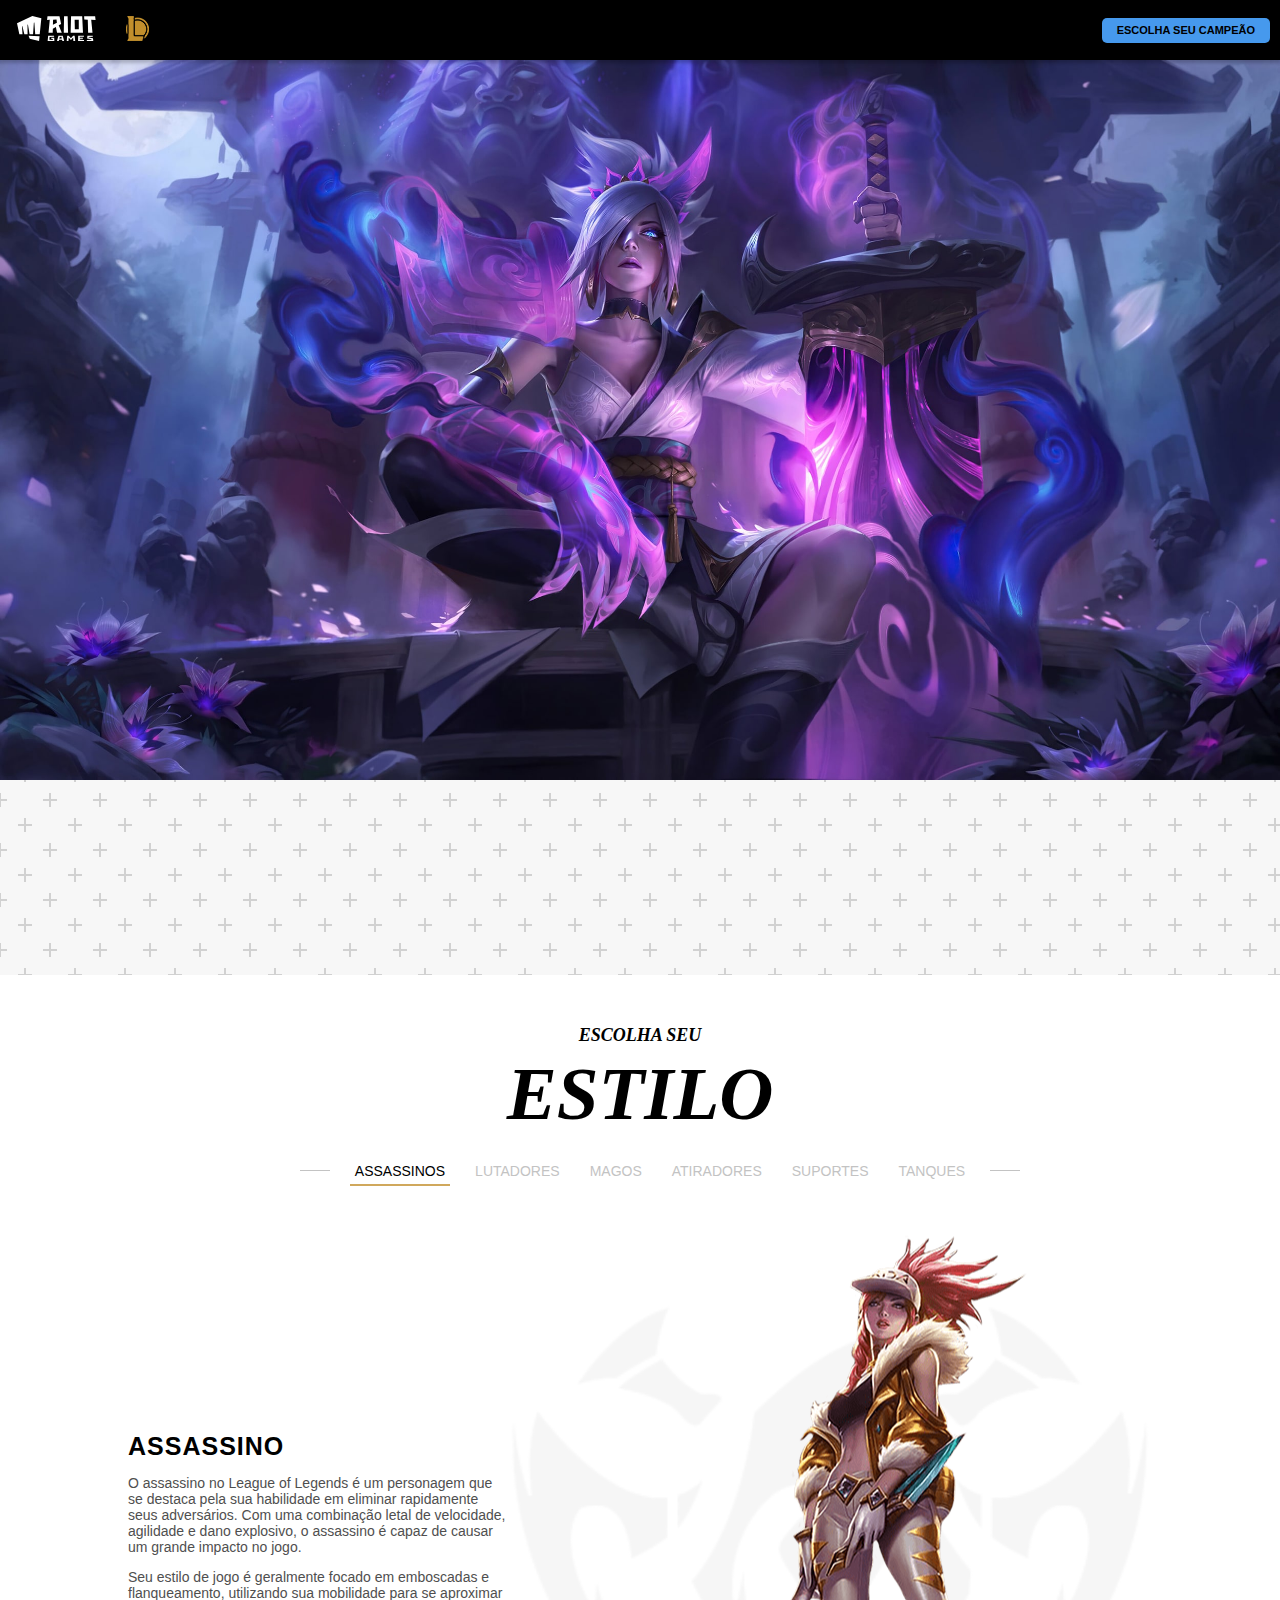
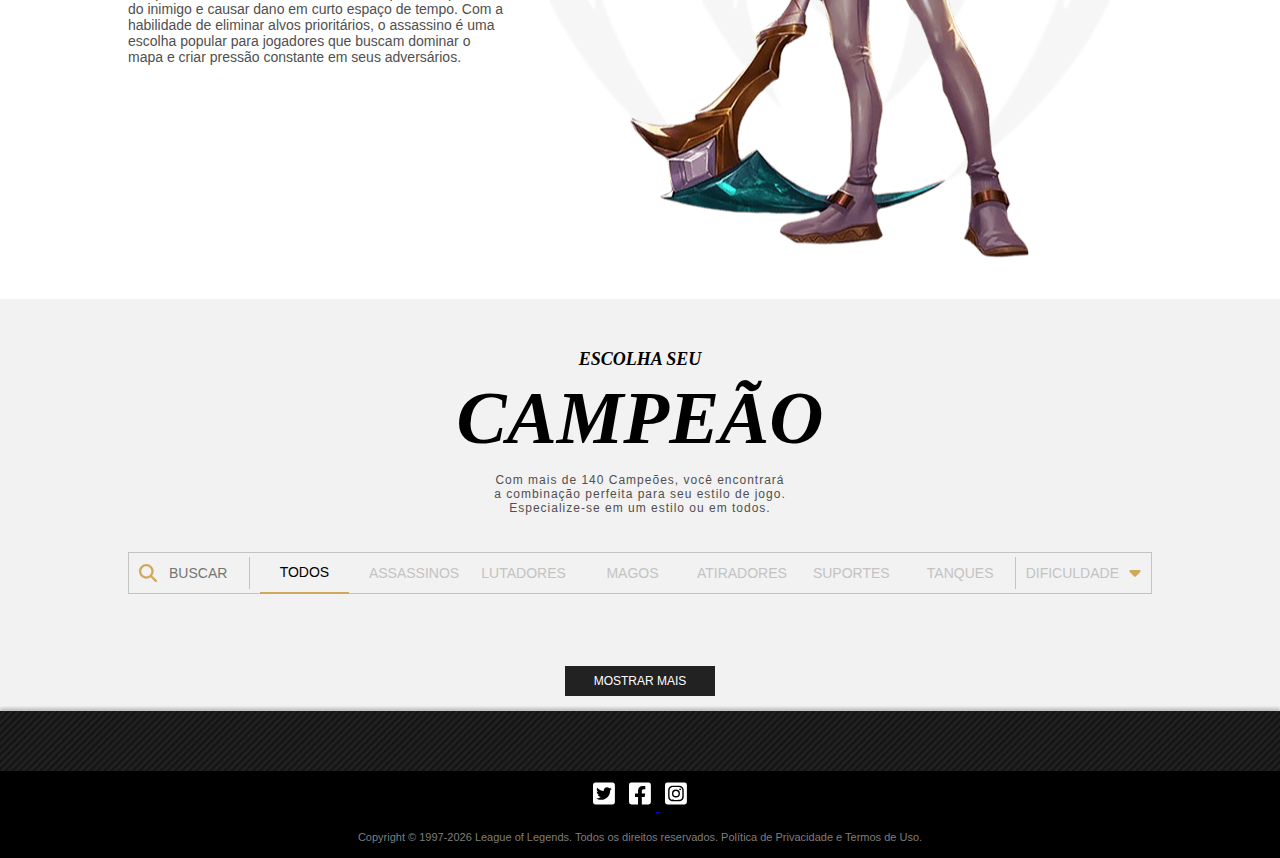
<file: index.html>
<!DOCTYPE html>
<html lang="pt-br">

<head>
    <meta charset="UTF-8">
    <meta http-equiv="X-UA-Compatible" content="IE=edge">
    <meta name="viewport" content="width=device-width, initial-scale=1.0">
    <meta name="description" content="Este site lista campeões e classes do jogo League of Legends.">
    <link rel="icon" href="./assets/img/logos/lol-icon.ico">
    <link href="./css/style.css" rel="stylesheet">
    <title>League of Legends - Campeões</title>
</head>

<body>
    <nav class="navbar">
        <div class="container-logo">
            <a href="https://www.riotgames.com/pt-br" target="_blank"><svg class="container-logo__riot-logo"
                    alt="logo-riot" viewBox="0 0 110 35">
                    <path
                        d="M17.8 31.7l-1.6-4.1 15.4.8-.7 6.6zM21.5 0L0 10.2l3.3 15.3h4.4l-.7-11 .6-.2 2.7 11.2h4.5l-.1-13.4.6-.2 2.3 13.6h4.9l1.1-16.1.7-.3 1.2 16.4h6.3l2.3-22.4zm84.9 31.2l-6.1-1v-.8l5.9-.2-.1-1.5h-7.5l-.4 3.8 6.2 1.1v.7l-6.5.3-.2 1.4h9.1l-.4-3.8zM48 30.6l-.1 1.4 2.2.1v1.4l-4.7-.1.2-4.1 6.4-.1-.1-1.5h-8.3l-.7 7.3h9.4l-.2-4.5-4.1.1zm39.9 2.7V32l4.4-.1v-1.4l-4.5-.1v-1.3l5.9-.1v-1.5h-8l-.2 7.5h8.4l-.1-1.5-5.9-.2zM81.5 35l-.8-7.4h-2.1l-3.1 3.5-3.1-3.5h-2.1l-.7 7.4h2.5l.2-4.8 3.2 3.3 3.2-3.3.2 4.8zM70.9.5h-5l-.4 22.9h6zm20.4 0H75.7l-.6 22.9h17.3L91.3.5zm-4.8 17.9l-5.5.2-.3-13.5 5.8.2v13.1zM110 5.5l-.6-5H94l.2 4.4 4.9.2.5 18.3h6.1l-1.8-18.1zM56.1 23.4h6.6l-4.3-10.3 3.4-1.9L59.5.5H42.7l-.6 5 3.8-.1-1.8 18.1H50l.2-5.8 4.2-2.3 1.7 8zM50.5 5.1l4.8-.1.6 4.6-5.6 2.6.2-7.1zm13 29.9H66l-2-7.4h-6L56 35h2.5l.4-1.9 4.1.1.5 1.8zm-4.2-3.3l.5-2.4 2.4-.1.5 2.4-3.4.1z">
                    </path>
                </svg></a>
            <a href="https://www.leagueoflegends.com/pt-br/" target="_blank"><img class="container-logo__lol-logo"
                    src="./assets/img/logos/lol-logo.png" alt="logo-lol"></img></a>
        </div>

        <ul class="menu">
            <li class="menu__button web"><a class="menu__button__text" href="#campeoes">ESCOLHA SEU CAMPEÃO</a></li>
        </ul>
    </nav>
    <main>
        <div class="container-body">
            <div class="container-banner">
                <img class="container-banner__banner" src="./assets/img/banner.jpg" alt="banner" draggable="false">
            </div>
            <div class="espaco-branco"></div>

            <div class="container-roles">
                <section class="container-title">
                    <h1 class="container-title__title-p1">ESCOLHA SEU</h1>
                    <h1 class="container-title__title-p2">ESTILO</h1>
                </section>

                <div class="container-menu-roles">
                    <ol class="menu-roles">
                        <li class="role-line"></li>
                        <li class="menu-roles__item__selected">
                            <span>ASSASSINOS</span>
                        </li>
                        <li class="menu-roles__item">
                            <span>LUTADORES</span>
                        </li>
                        <li class="menu-roles__item">
                            <span>MAGOS</span>
                        </li>
                        <li class="menu-roles__item"><span>ATIRADORES</span>
                        </li>
                        <li class="menu-roles__item"><span>SUPORTES</span>
                        </li>
                        <li class="menu-roles__item">
                            <span>TANQUES</span>
                        </li>
                        <li class="role-line"></li>
                    </ol>
                    <div class="role-detalhes-container">
                        <section class="role-texto-container">
                            <h1 class="role-titulo">SUPORTE</h1>
                            <section class="role-descricao-container">
                            </section>
                        </section>
                        <div class=" role-images-container">
                            <img class="role-image" src="./assets/img/role-icons/support-silver.png" alt="roleicone"
                                draggable="false"></img>
                            <img class="personagem-role-image" src="./assets/img/renders/lulu-render.png"
                                alt="personagemrender" draggable="false"></img>
                        </div>
                    </div>
                </div>
            </div>

            <div id="campeoes" class="campeoes-container">
                <section class="container-title">
                    <h1 class="container-title__title-p1">ESCOLHA SEU</h1>
                    <h1 class="container-title__title-p2">CAMPEÃO</h1>
                    <p class="container_title__subtitle">Com mais de 140 Campeões, você encontrará a combinação perfeita
                        para seu estilo de jogo.
                        Especialize-se em um estilo ou em todos.</p>
                </section>

                <div class="menu-filtro-container">
                    <div class="menu-filtro">
                        <div class="menu-filtro__buscar">
                            <svg viewBox="0 0 512 512">
                                <path
                                    d="M416 208c0 45.9-14.9 88.3-40 122.7L502.6 457.4c12.5 12.5 12.5 32.8 0 45.3s-32.8 12.5-45.3 0L330.7 376c-34.4 25.2-76.8 40-122.7 40C93.1 416 0 322.9 0 208S93.1 0 208 0S416 93.1 416 208zM208 352a144 144 0 1 0 0-288 144 144 0 1 0 0 288z" />
                            </svg>
                            <input type="text" class="buscar-input" placeholder="BUSCAR">
                        </div>
                        <ul class="menu-filtro__roles">
                            <li class="menu-filtro__roles__item__selected">TODOS</li>
                            <li class="menu-filtro__roles__item" id="Assassin">ASSASSINOS</li>
                            <li class="menu-filtro__roles__item" id="Fighter">LUTADORES</li>
                            <li class="menu-filtro__roles__item" id="Mage">MAGOS</li>
                            <li class="menu-filtro__roles__item" id="Marksman">ATIRADORES</li>
                            <li class="menu-filtro__roles__item" id="Support">SUPORTES</li>
                            <li class="menu-filtro__roles__item" id="Tank">TANQUES</li>
                        </ul>
                        <div class="menu-filtro__dificuldade">
                            <p>DIFICULDADE</p>
                            <svg viewBox="0 0 320 512">
                                <path
                                    d="M182.6 470.6c-12.5 12.5-32.8 12.5-45.3 0l-128-128c-9.2-9.2-11.9-22.9-6.9-34.9s16.6-19.8 29.6-19.8H288c12.9 0 24.6 7.8 29.6 19.8s2.2 25.7-6.9 34.9l-128 128z" />
                            </svg>
                            <div class="menu-filtro__dificuldade__dropdown"></div>
                        </div>
                    </div>
                </div>
            </div>

            <div class="cards-container">
                <ul class="cards-list">
                </ul>

                <div>
                    <p class="aviso-campeao display-none">Nenhum campeão foi encontrado!</p>
                </div>
                <div class="botao-mostrar-mais-container">
                    <spam class="botao-mostrar-mais-borda">
                        <button class="botao-mostrar-mais" onclick="NextPage()">MOSTRAR MAIS</button>
                    </spam>
                </div>
            </div>
        </div>
    </main>
    <footer>
        <div class="footer-navegacao">
        </div>
        <div class="footer-redes-sociais">
            <div class="footer-redes-sociais__logo-icons-container">
                <a href="https://twitter.com/LoLegendsBR?ref_src=twsrc%5Egoogle%7Ctwcamp%5Eserp%7Ctwgr%5Eauthor"><svg
                        class="redes-icon" alt="twitter-logo" viewBox="0 0 448 512">
                        <path
                            d="M400 32H48C21.5 32 0 53.5 0 80v352c0 26.5 21.5 48 48 48h352c26.5 0 48-21.5 48-48V80c0-26.5-21.5-48-48-48zm-48.9 158.8c.2 2.8.2 5.7.2 8.5 0 86.7-66 186.6-186.6 186.6-37.2 0-71.7-10.8-100.7-29.4 5.3.6 10.4.8 15.8.8 30.7 0 58.9-10.4 81.4-28-28.8-.6-53-19.5-61.3-45.5 10.1 1.5 19.2 1.5 29.6-1.2-30-6.1-52.5-32.5-52.5-64.4v-.8c8.7 4.9 18.9 7.9 29.6 8.3a65.447 65.447 0 0 1-29.2-54.6c0-12.2 3.2-23.4 8.9-33.1 32.3 39.8 80.8 65.8 135.2 68.6-9.3-44.5 24-80.6 64-80.6 18.9 0 35.9 7.9 47.9 20.7 14.8-2.8 29-8.3 41.6-15.8-4.9 15.2-15.2 28-28.8 36.1 13.2-1.4 26-5.1 37.8-10.2-8.9 13.1-20.1 24.7-32.9 34z" />
                    </svg></a>
                <a href="https://www.facebook.com/LeagueofLegendsBrasil/?locale=pt_BR">
                    <svg class="redes-icon" alt="facebook-logo" viewBox="0 0 448 512">
                        <path
                            d="M400 32H48A48 48 0 0 0 0 80v352a48 48 0 0 0 48 48h137.25V327.69h-63V256h63v-54.64c0-62.15 37-96.48 93.67-96.48 27.14 0 55.52 4.84 55.52 4.84v61h-31.27c-30.81 0-40.42 19.12-40.42 38.73V256h68.78l-11 71.69h-57.78V480H400a48 48 0 0 0 48-48V80a48 48 0 0 0-48-48z" />
                    </svg>
                </a>
                <a href="https://www.instagram.com/leagueoflegendsbrasil/?hl=pt-br">
                    <svg class="redes-icon" alt="instagram-logo" viewBox="0 0 448 512">
                        <path
                            d="M224,202.66A53.34,53.34,0,1,0,277.36,256,53.38,53.38,0,0,0,224,202.66Zm124.71-41a54,54,0,0,0-30.41-30.41c-21-8.29-71-6.43-94.3-6.43s-73.25-1.93-94.31,6.43a54,54,0,0,0-30.41,30.41c-8.28,21-6.43,71.05-6.43,94.33S91,329.26,99.32,350.33a54,54,0,0,0,30.41,30.41c21,8.29,71,6.43,94.31,6.43s73.24,1.93,94.3-6.43a54,54,0,0,0,30.41-30.41c8.35-21,6.43-71.05,6.43-94.33S357.1,182.74,348.75,161.67ZM224,338a82,82,0,1,1,82-82A81.9,81.9,0,0,1,224,338Zm85.38-148.3a19.14,19.14,0,1,1,19.13-19.14A19.1,19.1,0,0,1,309.42,189.74ZM400,32H48A48,48,0,0,0,0,80V432a48,48,0,0,0,48,48H400a48,48,0,0,0,48-48V80A48,48,0,0,0,400,32ZM382.88,322c-1.29,25.63-7.14,48.34-25.85,67s-41.4,24.63-67,25.85c-26.41,1.49-105.59,1.49-132,0-25.63-1.29-48.26-7.15-67-25.85s-24.63-41.42-25.85-67c-1.49-26.42-1.49-105.61,0-132,1.29-25.63,7.07-48.34,25.85-67s41.47-24.56,67-25.78c26.41-1.49,105.59-1.49,132,0,25.63,1.29,48.33,7.15,67,25.85s24.63,41.42,25.85,67.05C384.37,216.44,384.37,295.56,382.88,322Z" />
                    </svg>
                </a>
            </div>
            <p class="footer-redes-sociais__text">Copyright © 1997-2023 League of Legends. Todos os direitos reservados.
                Política
                de
                Privacidade
                e
                Termos de Uso.</p>
        </div>
    </footer>
</body>

<script src="./js/urls.js"></script>
<script src="./js/services.js"></script>
<script src="./js/home.js"></script>

</html>
</file>
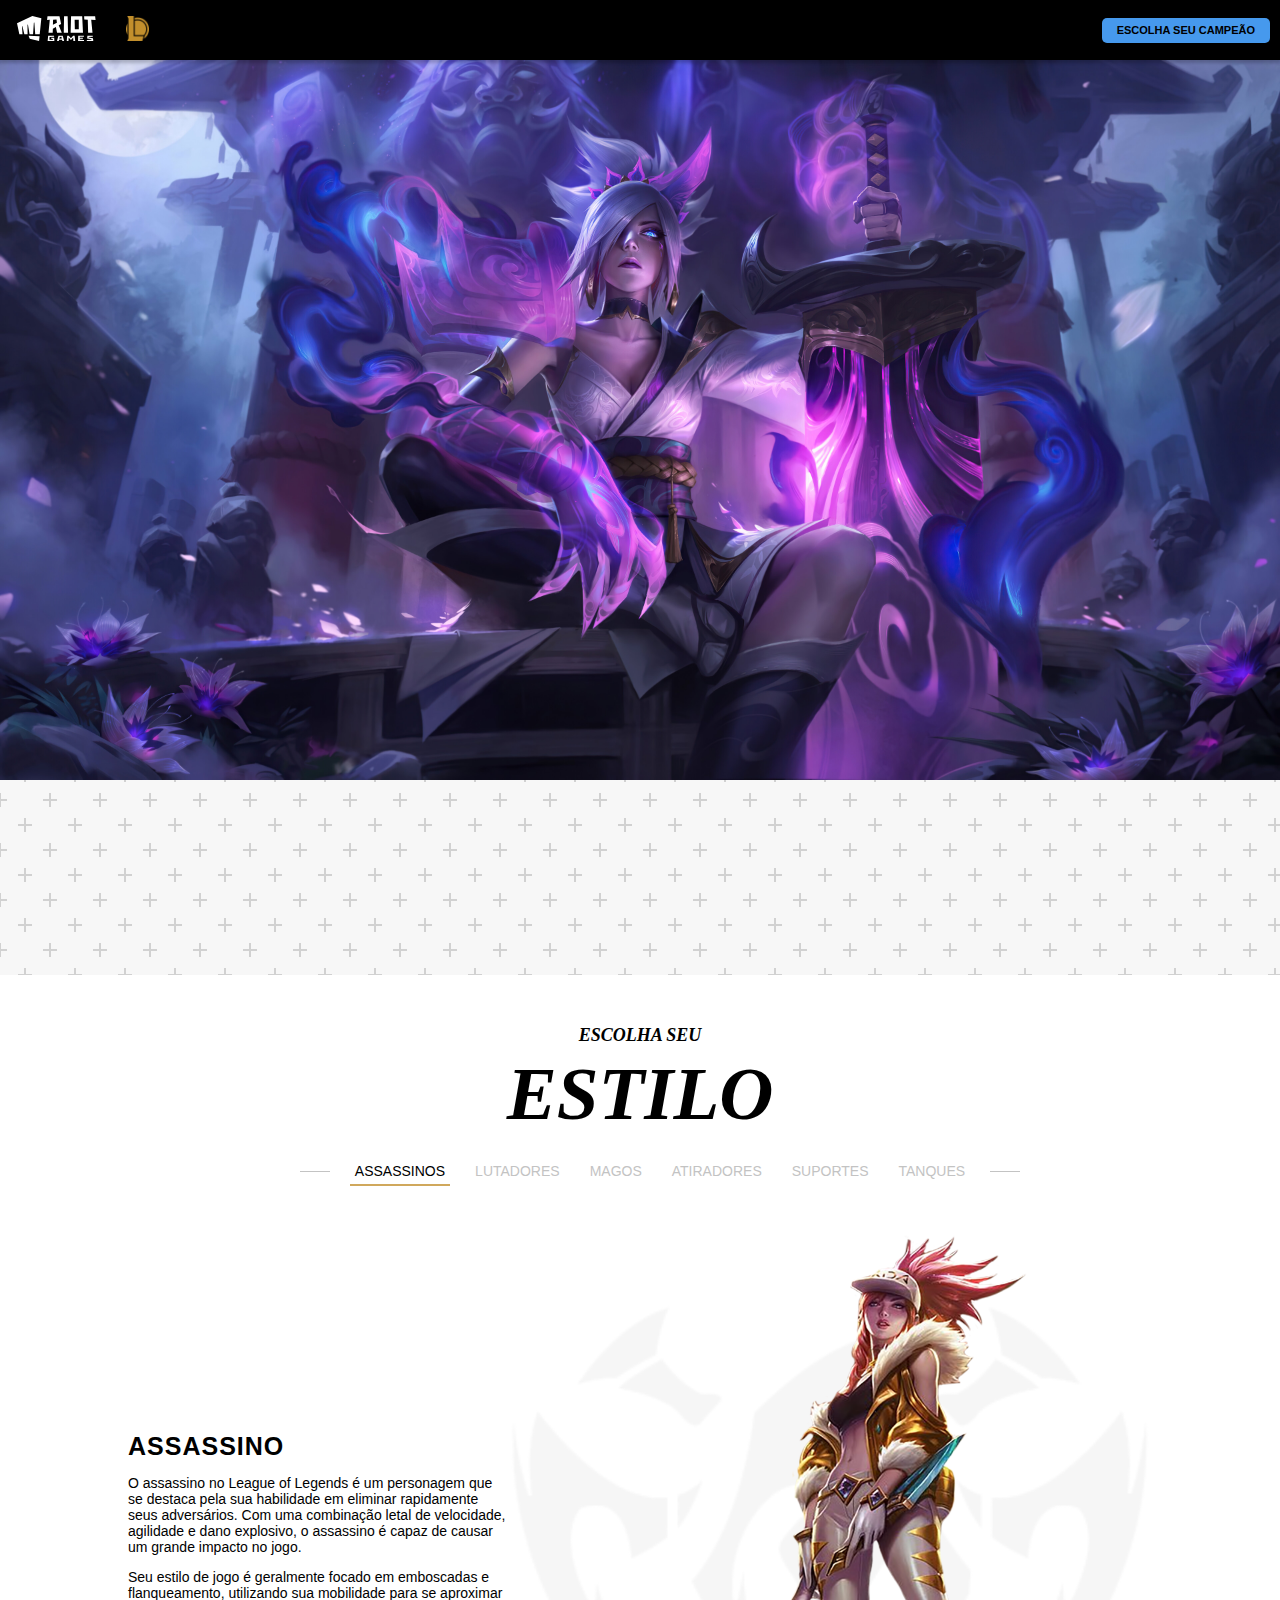
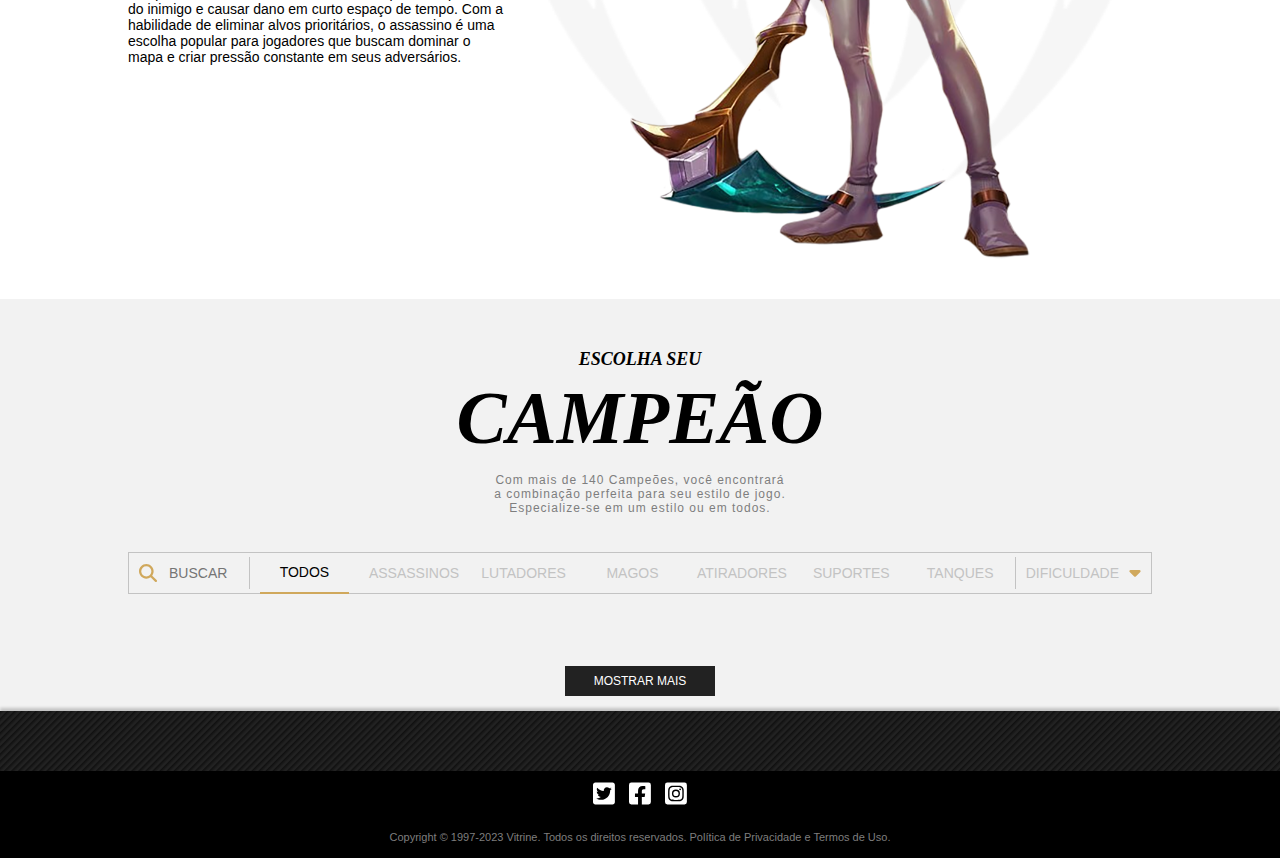
<file: LeagueOfLegends/index.html>
<!DOCTYPE html>
<html lang="pt-br">

<head>
    <meta charset="UTF-8">
    <meta http-equiv="X-UA-Compatible" content="IE=edge">
    <meta name="viewport" content="width=device-width, initial-scale=1.0">
    <link rel="icon" href="./assets/img/logos/lol-icon.ico">
    <link href="./css/style.css" rel="stylesheet">
    <title>League of Legends - Campeões</title>
</head>

<body>
    <nav class="navbar">
        <div class="container-logo">
            <a href="https://www.riotgames.com/pt-br" target="_blank"><svg class="container-logo__riot-logo"
                    viewBox="0 0 110 35">
                    <path
                        d="M17.8 31.7l-1.6-4.1 15.4.8-.7 6.6zM21.5 0L0 10.2l3.3 15.3h4.4l-.7-11 .6-.2 2.7 11.2h4.5l-.1-13.4.6-.2 2.3 13.6h4.9l1.1-16.1.7-.3 1.2 16.4h6.3l2.3-22.4zm84.9 31.2l-6.1-1v-.8l5.9-.2-.1-1.5h-7.5l-.4 3.8 6.2 1.1v.7l-6.5.3-.2 1.4h9.1l-.4-3.8zM48 30.6l-.1 1.4 2.2.1v1.4l-4.7-.1.2-4.1 6.4-.1-.1-1.5h-8.3l-.7 7.3h9.4l-.2-4.5-4.1.1zm39.9 2.7V32l4.4-.1v-1.4l-4.5-.1v-1.3l5.9-.1v-1.5h-8l-.2 7.5h8.4l-.1-1.5-5.9-.2zM81.5 35l-.8-7.4h-2.1l-3.1 3.5-3.1-3.5h-2.1l-.7 7.4h2.5l.2-4.8 3.2 3.3 3.2-3.3.2 4.8zM70.9.5h-5l-.4 22.9h6zm20.4 0H75.7l-.6 22.9h17.3L91.3.5zm-4.8 17.9l-5.5.2-.3-13.5 5.8.2v13.1zM110 5.5l-.6-5H94l.2 4.4 4.9.2.5 18.3h6.1l-1.8-18.1zM56.1 23.4h6.6l-4.3-10.3 3.4-1.9L59.5.5H42.7l-.6 5 3.8-.1-1.8 18.1H50l.2-5.8 4.2-2.3 1.7 8zM50.5 5.1l4.8-.1.6 4.6-5.6 2.6.2-7.1zm13 29.9H66l-2-7.4h-6L56 35h2.5l.4-1.9 4.1.1.5 1.8zm-4.2-3.3l.5-2.4 2.4-.1.5 2.4-3.4.1z">
                    </path>
                </svg></a>
            <a href="https://www.leagueoflegends.com/pt-br/" target="_blank"><img class="container-logo__lol-logo"
                    src="./assets/img/logos/lol-logo.png" alt="logolol"></img></a>
        </div>

        <ul class="menu">
            <li class="menu__button web"><a class="menu__button__text" href="#campeoes">ESCOLHA SEU CAMPEÃO</a></li>
        </ul>
    </nav>
    <main>
        <div class="container-body">
            <div class="container-banner">
                <img class="container-banner__banner" src="./assets/img/banner.jpg" alt="banner" draggable="false">
            </div>
            <div class="espaco-branco"></div>

            <div class="container-roles">
                <section class="container-title">
                    <h1 class="container-title__title-p1">ESCOLHA SEU</h1>
                    <h1 class="container-title__title-p2">ESTILO</h1>
                </section>

                <div class="container-menu-roles">
                    <ol class="menu-roles">
                        <li class="role-line"></li>
                        <li class="menu-roles__item__selected"><a>ASSASSINOS</a></li>
                        <li class="menu-roles__item"><a>LUTADORES</a></li>
                        <li class="menu-roles__item"><a>MAGOS</a></li>
                        <li class="menu-roles__item"><a>ATIRADORES</a></li>
                        <li class="menu-roles__item"><a>SUPORTES</a></li>
                        <li class="menu-roles__item"><a>TANQUES</a></li>
                        <li class="role-line"></li>
                    </ol>
                    <div class="role-detalhes-container">
                        <section class="role-texto-container">
                            <h1 class="role-titulo">SUPORTE</h1>
                            <section class="role-descricao-container">
                            </section>
                        </section>
                        <div class=" role-images-container">
                            <img class="role-image" src="./assets/img/role-icons/support-silver.png" alt="roleicone"
                                draggable="false"></img>
                            <img class="personagem-role-image" src="./assets/img/renders/lulu-render.png"
                                alt="personagemrender" draggable="false"></img>
                        </div>
                    </div>
                </div>
            </div>

            <div id="campeoes" class="campeoes-container">
                <section class="container-title">
                    <h1 class="container-title__title-p1">ESCOLHA SEU</h1>
                    <h1 class="container-title__title-p2">CAMPEÃO</h1>
                    <p class="container_title__subtitle">Com mais de 140 Campeões, você encontrará a combinação perfeita
                        para seu estilo de jogo.
                        Especialize-se em um estilo ou em todos.</p>
                </section>

                <div class="menu-filtro-container">
                    <div class="menu-filtro">
                        <div class="menu-filtro__buscar">
                            <svg viewBox="0 0 512 512">
                                <path
                                    d="M416 208c0 45.9-14.9 88.3-40 122.7L502.6 457.4c12.5 12.5 12.5 32.8 0 45.3s-32.8 12.5-45.3 0L330.7 376c-34.4 25.2-76.8 40-122.7 40C93.1 416 0 322.9 0 208S93.1 0 208 0S416 93.1 416 208zM208 352a144 144 0 1 0 0-288 144 144 0 1 0 0 288z" />
                            </svg>
                            <input type="text" class="buscar-input" placeholder="BUSCAR">
                        </div>
                        <ul class="menu-filtro__roles">
                            <li class="menu-filtro__roles__item__selected">TODOS</li>
                            <li class="menu-filtro__roles__item" id="Assassin">ASSASSINOS</li>
                            <li class="menu-filtro__roles__item" id="Fighter">LUTADORES</li>
                            <li class="menu-filtro__roles__item" id="Mage">MAGOS</li>
                            <li class="menu-filtro__roles__item" id="Marksman">ATIRADORES</li>
                            <li class="menu-filtro__roles__item" id="Support">SUPORTES</li>
                            <li class="menu-filtro__roles__item" id="Tank">TANQUES</li>
                        </ul>
                        <div class="menu-filtro__dificuldade">
                            <p>DIFICULDADE</p>
                            <svg viewBox="0 0 320 512">
                                <path
                                    d="M182.6 470.6c-12.5 12.5-32.8 12.5-45.3 0l-128-128c-9.2-9.2-11.9-22.9-6.9-34.9s16.6-19.8 29.6-19.8H288c12.9 0 24.6 7.8 29.6 19.8s2.2 25.7-6.9 34.9l-128 128z" />
                            </svg>
                            <div class="menu-filtro__dificuldade__dropdown"></div>
                        </div>
                    </div>
                </div>
            </div>

            <div class="cards-container">
                <ul class="cards-list">
                </ul>

                <div>
                    <p class="aviso-campeao display-none">Nenhum campeão foi encontrado!</p>
                </div>
                <div class="botao-mostrar-mais-container">
                    <spam class="botao-mostrar-mais-borda">
                        <button class="botao-mostrar-mais" onclick="NextPage()">MOSTRAR MAIS</button>
                    </spam>
                </div>
            </div>
        </div>
    </main>
    <footer>
        <div class="footer-navegacao">
        </div>
        <div class="footer-redes-sociais">
            <div class="footer-redes-sociais__logo-icons-container">
                <a><svg class="redes-icon" viewBox="0 0 448 512">
                        <path
                            d="M400 32H48C21.5 32 0 53.5 0 80v352c0 26.5 21.5 48 48 48h352c26.5 0 48-21.5 48-48V80c0-26.5-21.5-48-48-48zm-48.9 158.8c.2 2.8.2 5.7.2 8.5 0 86.7-66 186.6-186.6 186.6-37.2 0-71.7-10.8-100.7-29.4 5.3.6 10.4.8 15.8.8 30.7 0 58.9-10.4 81.4-28-28.8-.6-53-19.5-61.3-45.5 10.1 1.5 19.2 1.5 29.6-1.2-30-6.1-52.5-32.5-52.5-64.4v-.8c8.7 4.9 18.9 7.9 29.6 8.3a65.447 65.447 0 0 1-29.2-54.6c0-12.2 3.2-23.4 8.9-33.1 32.3 39.8 80.8 65.8 135.2 68.6-9.3-44.5 24-80.6 64-80.6 18.9 0 35.9 7.9 47.9 20.7 14.8-2.8 29-8.3 41.6-15.8-4.9 15.2-15.2 28-28.8 36.1 13.2-1.4 26-5.1 37.8-10.2-8.9 13.1-20.1 24.7-32.9 34z" />
                    </svg></a>
                <a>
                    <svg class="redes-icon" viewBox="0 0 448 512">
                        <path
                            d="M400 32H48A48 48 0 0 0 0 80v352a48 48 0 0 0 48 48h137.25V327.69h-63V256h63v-54.64c0-62.15 37-96.48 93.67-96.48 27.14 0 55.52 4.84 55.52 4.84v61h-31.27c-30.81 0-40.42 19.12-40.42 38.73V256h68.78l-11 71.69h-57.78V480H400a48 48 0 0 0 48-48V80a48 48 0 0 0-48-48z" />
                    </svg>
                </a>
                <a>
                    <svg class="redes-icon" viewBox="0 0 448 512">
                        <path
                            d="M224,202.66A53.34,53.34,0,1,0,277.36,256,53.38,53.38,0,0,0,224,202.66Zm124.71-41a54,54,0,0,0-30.41-30.41c-21-8.29-71-6.43-94.3-6.43s-73.25-1.93-94.31,6.43a54,54,0,0,0-30.41,30.41c-8.28,21-6.43,71.05-6.43,94.33S91,329.26,99.32,350.33a54,54,0,0,0,30.41,30.41c21,8.29,71,6.43,94.31,6.43s73.24,1.93,94.3-6.43a54,54,0,0,0,30.41-30.41c8.35-21,6.43-71.05,6.43-94.33S357.1,182.74,348.75,161.67ZM224,338a82,82,0,1,1,82-82A81.9,81.9,0,0,1,224,338Zm85.38-148.3a19.14,19.14,0,1,1,19.13-19.14A19.1,19.1,0,0,1,309.42,189.74ZM400,32H48A48,48,0,0,0,0,80V432a48,48,0,0,0,48,48H400a48,48,0,0,0,48-48V80A48,48,0,0,0,400,32ZM382.88,322c-1.29,25.63-7.14,48.34-25.85,67s-41.4,24.63-67,25.85c-26.41,1.49-105.59,1.49-132,0-25.63-1.29-48.26-7.15-67-25.85s-24.63-41.42-25.85-67c-1.49-26.42-1.49-105.61,0-132,1.29-25.63,7.07-48.34,25.85-67s41.47-24.56,67-25.78c26.41-1.49,105.59-1.49,132,0,25.63,1.29,48.33,7.15,67,25.85s24.63,41.42,25.85,67.05C384.37,216.44,384.37,295.56,382.88,322Z" />
                    </svg>
                </a>
            </div>
            <p class="footer-redes-sociais__text">Copyright © 1997-2023 Vitrine. Todos os direitos reservados. Política
                de
                Privacidade
                e
                Termos de Uso.</p>
        </div>
    </footer>
</body>

<script src="./js/urls.js"></script>
<script src="./js/services.js"></script>
<script src="./js/home.js"></script>

</html>
</file>
<file: css/style.css>
body {
    margin: 0px;
    padding: 0px;
    display: flex;
    height: 100vh;
    flex-direction: column;
}

main {
    flex-grow: 1;
    display: flex;
    flex-direction: column;
    align-items: center;
    justify-content: center;
    background: radial-gradient(circle, transparent 20%, #f7f7f7 20%, #f7f7f7 80%, transparent 80%, transparent), radial-gradient(circle, transparent 20%, #f7f7f7 20%, #f7f7f7 80%, transparent 80%, transparent) 25px 25px, linear-gradient(#d1d1d1 2px, transparent 2px) 0 -1px, linear-gradient(90deg, #d1d1d1 2px, #f7f7f7 2px) -1px 0;
    background-size: 50px 50px, 50px 50px, 25px 25px, 25px 25px;
}

/*navbar*/
.navbar {
    position: fixed;
    display: inline-flex;
    background-color: #000000;
    width: 100%;
    height: 60px;
    z-index: 100;
    box-shadow: 0px 3px 3px 0px rgba(0, 0, 0, 0.2);
}

.container-logo {
    margin-left: 15px;
    min-width: 100px;
    display: inline-flex;
    align-items: center;
    justify-content: center;
}

.container-logo__riot-logo {
    height: 25px;
    width: auto;
    margin: 15px;
    fill: white;
}

.container-logo__riot-logo:hover {
    fill: rgb(200, 200, 200);
}

.container-logo__lol-logo {
    height: 25px;
    width: auto;
    margin: 15px;
}

.menu {
    margin-right: 10px;
    width: 100%;
    display: flex;
    align-items: center;
    justify-content: right;
    list-style-type: none;
}

.menu__button {
    background-color: #4699ed;
    height: 25px;
    border-radius: 5px;
    justify-content: center;
    display: flex;
    align-items: center;
}

a.menu__button__text {
    font-family: Arial, Helvetica, sans-serif;
    padding: 5px;
    margin: 10px;
    text-decoration: none;
    font-weight: 550;
    color: #000000;
    text-align: center;
    font-size: 11px;
}

/*Corpo*/
.container-body {
    margin-top: 60px;
    display: inline-block;
    align-items: center;
    justify-content: center;
    width: 100%;
}

.container-banner {
    display: flex;
    align-items: center;
    justify-content: center;
}

.container-banner__banner {
    width: 100%;
    height: auto;
}

.espaco-branco {
    height: 195px;
}

.container-roles {
    background: white;
    height: auto;
}

.container-title {
    display: flex;
    flex-direction: column;
    align-items: center;
    justify-content: center;
    height: auto;
    font-family: 'Times New Roman', Times, serif;
    font-style: italic;
}

.container-title__title-p1 {
    margin: 50px 0px 5px 0px;
    font-family: inherit;
    font-size: 18px;
    font-style: inherit;
}

.container-title__title-p2 {
    padding: 0;
    margin: 0;
    font-family: inherit;
    font-size: 75px;
    font-weight: 600;
    font-style: inherit;
}

.container_title__subtitle {
    max-width: 300px;
    text-align: center;
    font-style: normal;
    color: rgb(79, 79, 79);
    font-family: Arial, Helvetica, sans-serif;
    letter-spacing: 1px;
    font-size: 12px;
}

.container-menu-roles {
    margin-top: 10px;
    display: flex;
    flex-direction: column;
    align-items: center;
    justify-content: center;
}

.menu-roles {
    display: flex;
    align-items: center;
    justify-content: center;
    list-style-type: none;
}

.menu-roles__item {
    font-family: Arial, Helvetica, sans-serif;
    font-size: 14px;
    font-weight: 550px;
    color: rgb(195, 195, 195);
    cursor: pointer;
    padding-left: 10px;
    padding-right: 10px;
}

.menu-roles__item>span {
    padding: 5px;
}

.menu-roles__item__selected {
    font-family: Arial, Helvetica, sans-serif;
    font-size: 14px;
    font-weight: 550px;
    color: rgb(195, 195, 195);
    cursor: pointer;
    padding-left: 10px;
    padding-right: 10px;
}

.menu-roles__item__selected>span {
    padding: 5px;
    color: #000000;
    border-bottom: #d0a85c 2px solid;
}

.menu-roles__item>span:hover {
    color: #000000;
    border-bottom: #d0a85c 1px solid;
}

.role-line {
    margin: 0px 10px 0px 10px;
    height: 1px;
    background-color: rgb(195, 195, 195);
    width: 30px;
}

.role-detalhes-container {
    margin: 50px 0px 50px 0px;
    display: flex;
    width: 80%;
    align-items: center;
    justify-content: center;
    font-family: Arial, Helvetica, sans-serif;
}

.role-titulo {
    font-size: 25px;
    font-family: inherit;
    font-style: bold;
    letter-spacing: 1px;
    margin-bottom: 5px;
}

.role-descricao {
    font-size: 14px;
    font-family: inherit;
    color: rgb(79, 79, 79);
}

.role-images-container {
    position: relative;
}

.role-image {
    position: relative;
    width: auto;
    opacity: 0.15;
    min-height: 600px;
}

.personagem-role-image {
    position: absolute;
    height: auto;
    width: 400px;
    position: absolute;
    top: 50%;
    left: 50%;
    transform: translate(-50%, -50%);
}

.campeoes-container {
    background-color: #f2f2f2;
    display: flex;
    flex-direction: column;
    align-items: center;
    justify-content: center;
}

.menu-filtro-container {
    margin-top: 25px;
    margin-bottom: 25px;
    width: 80%;
    min-width: 910px;
}

.menu-filtro {
    height: 40px;
    border: rgb(195, 195, 195) 1px solid;
    display: flex;
    align-items: center;
    justify-content: space-between;
    position: relative;
}

.menu-filtro__buscar {
    margin-left: 10px;
    height: 80%;
    border-right: rgb(195, 195, 195) 1px solid;
    display: flex;
    align-items: center;
    justify-content: center;
    cursor: pointer;
}

.menu-filtro__buscar>svg {
    fill: #d0a85c;
    width: 18px;
    height: auto;
    margin-right: 10px;
}

.menu-filtro__buscar>input {
    border: none;
    background: none;
    outline: none;
    padding-right: 10px;
    font-size: 14px;
    font-family: Arial, Helvetica, sans-serif;
    color: rgb(195, 195, 195);
    width: 70px;
}

.menu-filtro__roles {
    display: flex;
    margin: 0px;
    padding: 0px;
    align-items: center;
    justify-content: center;
    list-style-type: none;
    height: 100%;
    width: 100%;
}

.menu-filtro__roles__item {
    font-family: Arial, Helvetica, sans-serif;
    font-size: 14px;
    font-weight: 550px;
    color: rgb(195, 195, 195);
    cursor: pointer;
    height: 100%;
    width: 100%;
    display: flex;
    align-items: center;
    justify-content: center;
    margin-right: 10px;
    margin-left: 10px;
}

.menu-filtro__roles__item:hover {
    color: #000000;
    border-bottom: #d0a85c 1px solid;
}

.menu-filtro__roles__item__selected {
    font-family: Arial, Helvetica, sans-serif;
    font-size: 14px;
    font-weight: 550px;
    cursor: pointer;
    height: 100%;
    width: 100%;
    display: flex;
    align-items: center;
    justify-content: center;
    color: #000000;
    border-bottom: #d0a85c 2px solid;
    margin-right: 10px;
    margin-left: 10px;
}

.menu-filtro__dificuldade {
    border-left: rgb(195, 195, 195) 1px solid;
    padding-right: 10px;
    padding-left: 10px;
    height: 80%;
    display: flex;
    align-items: center;
    justify-content: center;
    cursor: pointer;
    position: relative;
}

.menu-filtro__dificuldade:hover>p {
    color: #000000;
}

.menu-filtro__dificuldade>svg {
    fill: #d0a85c;
    width: 12px;
    height: 18px;
    margin-left: 10px;
    padding-bottom: 8px;
}

.menu-filtro__dificuldade>p {
    font-size: 14px;
    font-family: Arial, Helvetica, sans-serif;
    color: rgb(195, 195, 195);
}

/* 
.menu-filtro__dificuldade__dropdown {
    position: absolute;
    width: 100%;
    height: 80px;
    margin-top: 36px;
    background-color: #f2f2f2;
    border: 1px solid rgb(195, 195, 195);
    top: 0;
    z-index: 2;
} */

.cards-container {
    background-color: #f2f2f2;
    display: flex;
    flex-direction: column;
    align-items: center;
    justify-content: center;
}

.cards-list {
    padding: 0;
    max-width: 75%;
    display: grid;
    grid-template-columns: repeat(auto-fit, minmax(215px, 1fr));
    gap: 20px;
    justify-content: center;
    align-content: center;
    list-style-type: none;
}

.card {
    width: 215px;
    height: auto;
    max-height: 325px;
    cursor: pointer;
    position: relative;
    overflow: hidden;
    clip-path: polygon(0 0, 93% 0, 100% 5%, 100% 100%, 0 100%);
    transition: 0.3s;
    display: flex;
    align-items: center;
    justify-content: center;
}

.card:hover {
    transition: 0.3s;
    clip-path: polygon(0 0, 100% 0, 100% 0%, 100% 100%, 0 100%);
}

.card>.card__image {
    width: 115%;
    transition: 0.5s;
    height: auto;
}

.card:hover>.card__image {
    width: 110%;
    transition: 0.5s;
    height: auto;
}

.card:hover>.card__rodape {
    background: #4699ed;
    transition: 0.5s;
    border-top: 1px solid white;
}

.card:hover>.card__rodape>.rodape__nome-campeao {
    padding-left: 25px;
    transition: 0.5s;
}

.card__rodape {
    width: 100%;
    background: #000000;
    height: auto;
    position: absolute;
    bottom: 0;
    display: flex;
    align-items: center;
    justify-content: left;
    transition: 0.5s;
}

.rodape__nome-campeao {
    padding-left: 10px;
    font-family: Arial, Helvetica, sans-serif;
    font-size: 18px;
    font-style: italic;
    color: white;
    transition: 0.5s;
}

.aviso-campeao {
    padding-bottom: 20px;
    font-family: Arial, Helvetica, sans-serif;
    font-size: 14px;
}

.botao-mostrar-mais-container {
    display: flex;
    justify-content: center;
    align-items: center;
    margin: 10px;
    width: 160px;
    height: 40px;
}

.botao-mostrar-mais-borda {
    display: flex;
    justify-content: center;
    align-items: center;
    width: 150px;
    height: 30px;
    border: 1px solid rgba(195, 195, 195, 0);
    transition: 0.3s;
}

.botao-mostrar-mais-borda:hover {
    transition: 0.3s;
    width: 160px;
    height: 40px;
    border: 1px solid rgb(195, 195, 195);
}

.botao-mostrar-mais {
    text-align: center;
    width: 150px;
    height: 30px;
    background-color: #222;
    border: none;
    font-family: Arial, Helvetica, sans-serif;
    font-size: 12px;
    color: white;
    cursor: pointer;
    /* clip-path: polygon(0 0, calc(100% - .5em) 0%, 100% .5em, 100% 100%, .5em 100%, 0% calc(100% - .5em)); */
}

.botao-mostrar-mais:active {
    background-color: #4699ed;
}

.botao-mostrar-mais:hover {
    background-color: #4699ed;
}

.display-none {
    display: none;
}

/* footer */
.footer {
    flex-grow: 0;
    flex-basis: auto;
    display: flex;
    align-items: center;
    justify-content: center;
    flex-direction: column;
}

.footer-navegacao {
    background-color: #333;
    background: repeating-linear-gradient(-45deg, #111 2px, #222 3px, #222 4px, #111 7px);
    min-height: 60px;
    width: 100%;
    display: flex;
    align-items: center;
    justify-content: center;
    text-align: center;
    box-shadow: 0px -3px 3px 0px rgba(0, 0, 0, 0.2);
}

.footer-redes-sociais {
    background-color: #000000;
    width: 100%;
    display: flex;
    align-items: center;
    justify-content: center;
    text-align: center;
    flex-direction: column;
}

.footer-redes-sociais__text {
    font-family: Arial, Helvetica, sans-serif;
    color: #7E7E7E;
    font-size: 11px;
    margin-bottom: 15px;
}

.footer-redes-sociais__logo-icons-container {
    width: auto;
    display: inline;
    align-items: center;
    justify-content: center;
    margin: 5px;
}

.redes-icon {
    fill: white;
    height: 25px;
    margin: 5px;
    cursor: pointer;
}

.redes-icon:hover {
    fill: rgb(200, 200, 200);
}
</file>
<file: LeagueOfLegends/css/style.css>
body {
    margin: 0px;
    padding: 0px;
    display: flex;
    height: 100vh;
    flex-direction: column;
}

main {
    flex-grow: 1;
    display: flex;
    flex-direction: column;
    align-items: center;
    justify-content: center;
    background: radial-gradient(circle, transparent 20%, #f7f7f7 20%, #f7f7f7 80%, transparent 80%, transparent), radial-gradient(circle, transparent 20%, #f7f7f7 20%, #f7f7f7 80%, transparent 80%, transparent) 25px 25px, linear-gradient(#d1d1d1 2px, transparent 2px) 0 -1px, linear-gradient(90deg, #d1d1d1 2px, #f7f7f7 2px) -1px 0;
    background-size: 50px 50px, 50px 50px, 25px 25px, 25px 25px;
}

/*navbar*/
.navbar {
    position: fixed;
    display: inline-flex;
    background-color: #000000;
    width: 100%;
    height: 60px;
    z-index: 100;
    box-shadow: 0px 3px 3px 0px rgba(0, 0, 0, 0.2);
}

.container-logo {
    margin-left: 15px;
    min-width: 100px;
    display: inline-flex;
    align-items: center;
    justify-content: center;
}

.container-logo__riot-logo {
    height: 25px;
    width: auto;
    margin: 15px;
    fill: white;
}

.container-logo__lol-logo {
    max-height: 25px;
    width: auto;
    margin: 15px;
}

.menu {
    margin-right: 10px;
    width: 100%;
    display: flex;
    align-items: center;
    justify-content: right;
    list-style-type: none;
}

.menu__button {
    background-color: #4699ed;
    height: 25px;
    border-radius: 5px;
    justify-content: center;
    display: flex;
    align-items: center;
}

a.menu__button__text {
    font-family: Arial, Helvetica, sans-serif;
    padding: 5px;
    margin: 10px;
    text-decoration: none;
    font-weight: 550;
    color: #000000;
    text-align: center;
    font-size: 11px;
}

/*Corpo*/
.container-body {
    margin-top: 60px;
    display: inline-block;
    align-items: center;
    justify-content: center;
    width: 100%;
}

.container-banner {
    display: flex;
    align-items: center;
    justify-content: center;
}

.container-banner__banner {
    max-width: 100%;
    height: auto;
}

.espaco-branco {
    height: 195px;
}

.container-roles {
    background: white;
    height: auto;
}

.container-title {
    display: flex;
    flex-direction: column;
    align-items: center;
    justify-content: center;
    height: auto;
    font-family: 'Times New Roman', Times, serif;
    font-style: italic;
}

.container-title__title-p1 {
    margin: 50px 0px 5px 0px;
    font-family: inherit;
    font-size: 18px;
    font-style: inherit;
}

.container-title__title-p2 {
    padding: 0;
    margin: 0;
    font-family: inherit;
    font-size: 75px;
    font-weight: 600;
    font-style: inherit;
}

.container_title__subtitle {
    max-width: 300px;
    text-align: center;
    font-style: normal;
    color: #7E7E7E;
    font-family: Arial, Helvetica, sans-serif;
    letter-spacing: 1px;
    font-size: 12px;
}

.container-menu-roles {
    margin-top: 10px;
    display: flex;
    flex-direction: column;
    align-items: center;
    justify-content: center;
}

.menu-roles {
    display: flex;
    align-items: center;
    justify-content: center;
    list-style-type: none;
}

.menu-roles__item {
    font-family: Arial, Helvetica, sans-serif;
    font-size: 14px;
    font-weight: 550px;
    color: rgb(195, 195, 195);
    cursor: pointer;
    padding-left: 10px;
    padding-right: 10px;
}

.menu-roles__item>a {
    padding: 5px;
}

.menu-roles__item__selected {
    font-family: Arial, Helvetica, sans-serif;
    font-size: 14px;
    font-weight: 550px;
    color: rgb(195, 195, 195);
    cursor: pointer;
    padding-left: 10px;
    padding-right: 10px;
}

.menu-roles__item__selected>a {
    padding: 5px;
    color: #000000;
    border-bottom: #d0a85c 2px solid;
}

.menu-roles__item>a:hover {
    color: #000000;
    border-bottom: #d0a85c 1px solid;
}

.role-line {
    margin: 0px 10px 0px 10px;
    height: 1px;
    background-color: rgb(195, 195, 195);
    width: 30px;
}

.role-detalhes-container {
    margin: 50px 0px 50px 0px;
    display: flex;
    width: 80%;
    align-items: center;
    justify-content: center;
    font-family: Arial, Helvetica, sans-serif;
}

.role-titulo {
    font-size: 25px;
    font-family: inherit;
    font-style: bold;
    letter-spacing: 1px;
    margin-bottom: 5px;
}

.role-descricao {
    font-size: 14px;
    font-family: inherit;
}

.role-images-container {
    position: relative;
}

.role-image {
    position: relative;
    width: auto;
    opacity: 0.15;
    min-height: 600px;
}

.personagem-role-image {
    position: absolute;
    height: auto;
    width: 400px;
    position: absolute;
    top: 50%;
    left: 50%;
    transform: translate(-50%, -50%);
}

.campeoes-container {
    background-color: #f2f2f2;
    display: flex;
    flex-direction: column;
    align-items: center;
    justify-content: center;
}

.menu-filtro-container {
    margin-top: 25px;
    margin-bottom: 25px;
    width: 80%;
    min-width: 910px;
}

.menu-filtro {
    height: 40px;
    border: rgb(195, 195, 195) 1px solid;
    display: flex;
    align-items: center;
    justify-content: space-between;
    position: relative;
}

.menu-filtro__buscar {
    margin-left: 10px;
    height: 80%;
    border-right: rgb(195, 195, 195) 1px solid;
    display: flex;
    align-items: center;
    justify-content: center;
    cursor: pointer;
}

.menu-filtro__buscar>svg {
    fill: #d0a85c;
    width: 18px;
    height: auto;
    margin-right: 10px;
}

.menu-filtro__buscar>input {
    border: none;
    background: none;
    outline: none;
    padding-right: 10px;
    font-size: 14px;
    font-family: Arial, Helvetica, sans-serif;
    color: rgb(195, 195, 195);
    width: 70px;
}

.menu-filtro__roles {
    display: flex;
    margin: 0px;
    padding: 0px;
    align-items: center;
    justify-content: center;
    list-style-type: none;
    height: 100%;
    width: 100%;
}

.menu-filtro__roles__item {
    font-family: Arial, Helvetica, sans-serif;
    font-size: 14px;
    font-weight: 550px;
    color: rgb(195, 195, 195);
    cursor: pointer;
    height: 100%;
    width: 100%;
    display: flex;
    align-items: center;
    justify-content: center;
    margin-right: 10px;
    margin-left: 10px;
}

.menu-filtro__roles__item:hover {
    color: #000000;
    border-bottom: #d0a85c 1px solid;
}

.menu-filtro__roles__item__selected {
    font-family: Arial, Helvetica, sans-serif;
    font-size: 14px;
    font-weight: 550px;
    cursor: pointer;
    height: 100%;
    width: 100%;
    display: flex;
    align-items: center;
    justify-content: center;
    color: #000000;
    border-bottom: #d0a85c 2px solid;
    margin-right: 10px;
    margin-left: 10px;
}

.menu-filtro__dificuldade {
    border-left: rgb(195, 195, 195) 1px solid;
    padding-right: 10px;
    padding-left: 10px;
    height: 80%;
    display: flex;
    align-items: center;
    justify-content: center;
    cursor: pointer;
    position: relative;
}

.menu-filtro__dificuldade:hover>p {
    color: #000000;
}

.menu-filtro__dificuldade>svg {
    fill: #d0a85c;
    width: 12px;
    height: 18px;
    margin-left: 10px;
    padding-bottom: 8px;
}

.menu-filtro__dificuldade>p {
    font-size: 14px;
    font-family: Arial, Helvetica, sans-serif;
    color: rgb(195, 195, 195);
}

/* 
.menu-filtro__dificuldade__dropdown {
    position: absolute;
    width: 100%;
    height: 80px;
    margin-top: 36px;
    background-color: #f2f2f2;
    border: 1px solid rgb(195, 195, 195);
    top: 0;
    z-index: 2;
} */

.cards-container {
    background-color: #f2f2f2;
    display: flex;
    flex-direction: column;
    align-items: center;
    justify-content: center;
}

.cards-list {
    padding: 0;
    max-width: 75%;
    display: grid;
    grid-template-columns: repeat(auto-fit, minmax(215px, 1fr));
    gap: 20px;
    justify-content: center;
    align-content: center;
    list-style-type: none;
}

.card {
    width: 215px;
    height: auto;
    max-height: 325px;
    cursor: pointer;
    position: relative;
    overflow: hidden;
    clip-path: polygon(0 0, 93% 0, 100% 5%, 100% 100%, 0 100%);
    transition: 0.3s;
    display: flex;
    align-items: center;
    justify-content: center;
}

.card:hover {
    transition: 0.3s;
    clip-path: polygon(0 0, 100% 0, 100% 0%, 100% 100%, 0 100%);
}

.card>.card__image {
    width: 115%;
    transition: 0.5s;
    height: auto;
}

.card:hover>.card__image {
    width: 110%;
    transition: 0.5s;
    height: auto;
}

.card:hover>.card__rodape {
    background: #4699ed;
    transition: 0.5s;
    border-top: 1px solid white;
}

.card:hover>.card__rodape>.rodape__nome-campeao {
    padding-left: 25px;
    transition: 0.5s;
}

.card__rodape {
    width: 100%;
    background: #000000;
    height: auto;
    position: absolute;
    bottom: 0;
    display: flex;
    align-items: center;
    justify-content: left;
    transition: 0.5s;
}

.rodape__nome-campeao {
    padding-left: 10px;
    font-family: Arial, Helvetica, sans-serif;
    font-size: 18px;
    font-style: italic;
    color: white;
    transition: 0.5s;
}

.aviso-campeao {
    padding-bottom: 20px;
    font-family: Arial, Helvetica, sans-serif;
    font-size: 14px;
}

.botao-mostrar-mais-container {
    display: flex;
    justify-content: center;
    align-items: center;
    margin: 10px;
    width: 160px;
    height: 40px;
}

.botao-mostrar-mais-borda {
    display: flex;
    justify-content: center;
    align-items: center;
    width: 150px;
    height: 30px;
    border: 1px solid rgba(195, 195, 195, 0);
    transition: 0.3s;
}

.botao-mostrar-mais-borda:hover {
    transition: 0.3s;
    width: 160px;
    height: 40px;
    border: 1px solid rgb(195, 195, 195);
}

.botao-mostrar-mais {
    text-align: center;
    width: 150px;
    height: 30px;
    background-color: #222;
    border: none;
    font-family: Arial, Helvetica, sans-serif;
    font-size: 12px;
    color: white;
    cursor: pointer;
    /* clip-path: polygon(0 0, calc(100% - .5em) 0%, 100% .5em, 100% 100%, .5em 100%, 0% calc(100% - .5em)); */
}

.botao-mostrar-mais:active {
    background-color: #4699ed;
}

.botao-mostrar-mais:hover {
    background-color: #4699ed;
}

.display-none {
    display: none;
}

/* footer */
.footer {
    flex-grow: 0;
    flex-basis: auto;
    display: flex;
    align-items: center;
    justify-content: center;
    flex-direction: column;
}

.footer-navegacao {
    background-color: #333;
    background: repeating-linear-gradient(-45deg, #111 2px, #222 3px, #222 4px, #111 7px);
    min-height: 60px;
    width: 100%;
    display: flex;
    align-items: center;
    justify-content: center;
    text-align: center;
    box-shadow: 0px -3px 3px 0px rgba(0, 0, 0, 0.2);
}

.footer-redes-sociais {
    background-color: #000000;
    width: 100%;
    display: flex;
    align-items: center;
    justify-content: center;
    text-align: center;
    flex-direction: column;
}

.footer-redes-sociais__text {
    font-family: Arial, Helvetica, sans-serif;
    color: #7E7E7E;
    font-size: 11px;
    margin-bottom: 15px;
}

.footer-redes-sociais__logo-icons-container {
    width: auto;
    display: inline;
    align-items: center;
    justify-content: center;
    margin: 5px;
}

.redes-icon {
    fill: white;
    height: 25px;
    margin: 5px;
    cursor: pointer;
}
</file>
